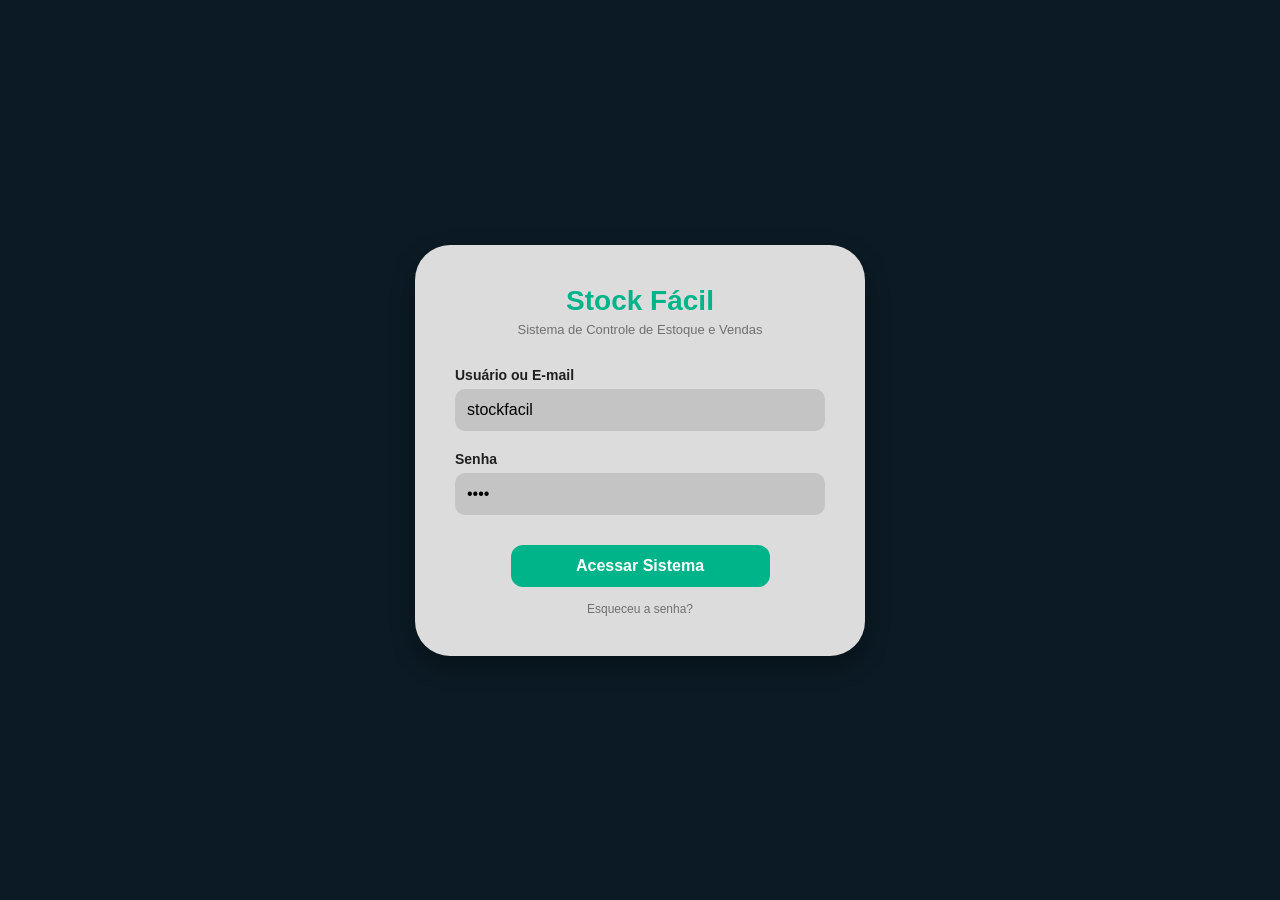
<file: tela adm/index.html>
<!DOCTYPE html>
<html lang="pt-BR">
<head>
    <meta charset="UTF-8">
    <meta name="viewport" content="width=device-width, initial-scale=1.0">
    <title>Stock Fácil - Sistema de Controle de Estoque e Vendas</title>
    <link rel="stylesheet" href="styles.css">
    <link rel="stylesheet" href="https://cdnjs.cloudflare.com/ajax/libs/font-awesome/6.4.0/css/all.min.css">
</head>
<body>

    <div id="login-screen" class="login-container">
        <div class="login-card">
            <h2>Stock Fácil</h2>
            <p class="subtitle">Sistema de Controle de Estoque e Vendas</p>
            
            <form id="login-form">
                <div class="input-group">
                    <label>Usuário ou E-mail</label>
                    <input type="text" id="username" value="stockfacil" required>
                </div>
                <div class="input-group">
                    <label>Senha</label>
                    <input type="password" id="password" value="2003" required>
                </div>
                <button type="submit" class="btn-primary">Acessar Sistema</button>
            </form>
            <a href="#" class="forgot-password">Esqueceu a senha?</a>
        </div>
    </div>

    <div id="main-system" class="system-layout hidden">
        
        <aside class="sidebar">
            <div class="sidebar-header">
                <h3>Stock Fácil</h3>
                <p>Painel do Administrador</p>
            </div>
            
            <nav class="sidebar-menu">
                <div class="menu-section">
                    <a href="#" class="menu-item active" data-target="view-dashboard">
                        <i class="fa-solid :fa-chart-line"></i> Dashboard
                    </a>
                </div>

                <div class="menu-section">
                    <span class="section-title">Gestão de Estoque</span>
                    <a href="#" class="menu-item" data-target="view-cadastro">
                        <i class="fa-solid fa-circle-plus"></i> Cadastro de Produtos
                    </a>
                    <a href="#" class="menu-item" data-target="view-lista">
                        <i class="fa-solid fa-list"></i> Lista de Produtos
                    </a>
                    <a href="#" class="menu-item" data-target="view-entrada">
                        <i class="fa-solid fa-box-open"></i> Entrada de Estoque
                    </a>
                </div>

                <div class="menu-section">
                    <span class="section-title">Operações e Relatórios</span>
                    <a href="#" class="menu-item" data-target="view-vendas">
                        <i class="fa-solid fa-cart-shopping"></i> Registro de Vendas
                    </a>
                    <a href="#" class="menu-item" data-target="view-relatorio">
                        <i class="fa-solid fa-chart-bar"></i> Painel de Relatório
                    </a>
                    <a href="#" class="menu-item" data-target="view-alertas">
                        <i class="fa-solid fa-bell"></i> Alertas de Estoque
                    </a>
                </div>

                <div class="menu-section">
                    <span class="section-title">Configurações</span>
                    <a href="#" class="menu-item" data-target="view-usuarios">
                        <i class="fa-solid fa-users"></i> Gestão de Usuários
                    </a>
                </div>
            </nav>

            <button id="btn-sair" class="btn-logout">
                <i class="fa-solid fa-right-from-bracket"></i> Sair
            </button>
        </aside>

        <main class="content-wrapper">
            
            <section id="view-dashboard" class="view-content">
                <h2>Painel de Controle</h2>
                <div class="cards-grid">
                    <div class="card-info">
                        <span>Faturamento Total</span>
                        <strong>R$ 12.450,00</strong>
                    </div>
                    <div class="card-info">
                        <span>Vendas no mês</span>
                        <strong>142</strong>
                    </div>
                    <div class="card-info">
                        <span>Produtos Cadastrados</span>
                        <strong>85</strong>
                    </div>
                    <div class="card-info alert-card">
                        <span>Estoque Crítico</span>
                        <strong class="text-danger">04</strong>
                    </div>
                </div>

                <div class="dashboard-tables">
                    <div class="table-container">
                        <h3>Notificações de Alerta</h3>
                        <div class="alert-box">
                            <p><strong>Produto:</strong> Arroz Tio Urbano 5kg</p>
                            <span class="text-danger">Apenas 2 un. restantes</span>
                        </div>
                        <div class="alert-box">
                            <p><strong>Produto:</strong> Óleo de Soja 900ml</p>
                            <span class="text-danger">Apenas 5 un. restantes</span>
                        </div>
                    </div>

                    <div class="table-container">
                        <h3>Produtos mais Vendidos</h3>
                        <table class="data-table">
                            <thead>
                                <tr>
                                    <th>Produto</th>
                                    <th>Qtd. Vendida</th>
                                    <th>Faturamento</th>
                                </tr>
                            </thead>
                            <tbody>
                                <tr>
                                    <td>Feijão Carioca 1Kg</td>
                                    <td>58</td>
                                    <td>R$ 406,00</td>
                                </tr>
                                <tr>
                                    <td>Leite Integral 1L</td>
                                    <td>42</td>
                                    <td>R$ 231,00</td>
                                </tr>
                            </tbody>
                        </table>
                    </div>
                </div>
            </section>

            <section id="view-cadastro" class="view-content hidden">
                <h2>Cadastro Produto Novo</h2>
                <form id="form-cadastro-produto" class="form-grid">
                    <div class="form-group full-width">
                        <label>Nome do Produto</label>
                        <input type="text" required>
                    </div>
                    <div class="form-group">
                        <label>Quantidade</label>
                        <input type="number" required>
                    </div>
                    <div class="form-group">
                        <label>Estoque Mínimo</label>
                        <input type="number" required>
                    </div>
                    <div class="form-group">
                        <label>Preço Custo (R$)</label>
                        <input type="text" placeholder="0,00">
                    </div>
                    <div class="form-group">
                        <label>Preço Venda (R$)</label>
                        <input type="text" placeholder="0,00">
                    </div>
                    <div class="form-actions full-width">
                        <button type="submit" class="btn-submit">Salvar Produto</button>
                    </div>
                </form>
            </section>

            <section id="view-lista" class="view-content hidden">
                <h2>Lista de Produtos</h2>
                <table class="data-table spacing-table">
                    <thead>
                        <tr>
                            <th>ID</th>
                            <th>Nome</th>
                            <th>Estoque</th>
                            <th>Ações</th>
                        </tr>
                    </thead>
                    <tbody id="lista-produtos-body">
                        <tr>
                            <td>#01</td>
                            <td>Arroz Tio Urbano 5kg</td>
                            <td>100</td>
                            <td>
                                <button class="action-btn"><i class="fa-solid fa-power-off"></i></button>
                                <button class="action-btn"><i class="fa-solid fa-pen-to-square"></i></button>
                            </td>
                        </tr>
                        <tr>
                            <td>#02</td>
                            <td>Óleo de Soja 900ml</td>
                            <td>95</td>
                            <td>
                                <button class="action-btn"><i class="fa-solid fa-power-off"></i></button>
                                <button class="action-btn"><i class="fa-solid fa-pen-to-square"></i></button>
                            </td>
                        </tr>
                    </tbody>
                </table>
            </section>

            <section id="view-entrada" class="view-content hidden">
                <h2>Entrada de Estoque</h2>
                <form class="form-grid single-column">
                    <div class="form-group">
                        <label>Produto</label>
                        <input type="text" placeholder="Busque ou selecione o produto">
                    </div>
                    <div class="form-group">
                        <label>Quantidade a adicionar:</label>
                        <input type="number">
                    </div>
                    <button type="submit" class="btn-submit">Confirmar Entrada</button>
                </form>
            </section>

            <section id="view-vendas" class="view-content hidden">
                <h2>Registro de Vendas</h2>
                <div class="search-box">
                    <label>Buscar por Produto</label>
                    <div class="input-icon">
                        <input type="text">
                        <i class="fa-solid fa-magnifying-glass"></i>
                    </div>
                </div>
                <table class="data-table">
                    <thead>
                        <tr>
                            <th>Item</th>
                            <th>Qtd</th>
                            <th>Total</th>
                        </tr>
                    </thead>
                    <tbody>
                        <tr>
                            <td>Arroz Tio Urbano 5kg</td>
                            <td>58</td>
                            <td>R$ 320,00</td>
                        </tr>
                    </tbody>
                </table>
            </section>

            <section id="view-relatorio" class="view-content hidden">
                <h2>Painel de Relatório</h2>
                <div class="report-container">
                    <div class="chart-mockup">
                        <p class="ficticio">*Fictício*</p>
                        <span class="chart-title">Faturamento Mensal (R$)</span>
                        <div class="css-chart">
                            <svg viewBox="0 0 500 200" class="chart-svg">
                                <path d="M 0 120 Q 50 80, 100 90 T 200 140 T 300 70 T 400 90 T 500 40" fill="none" stroke="#00b48a" stroke-width="3"/>
                            </svg>
                            <div class="chart-months">
                                <span>Jan</span><span>Fev</span><span>Mar</span><span>Abr</span><span>Mai</span><span>Jun</span>
                            </div>
                        </div>
                    </div>
                    <div class="report-stats">
                        <div class="stat-box">
                            <span>Total Vendido hoje:</span>
                            <h3 class="text-teal">R$ 1.250,00</h3>
                        </div>
                        <div class="stat-box">
                            <span>Ticket Médio:</span>
                            <h3>R$ 85,00</h3>
                        </div>
                    </div>
                </div>
            </section>

            <section id="view-alertas" class="view-content hidden">
                <h2>Alertas de Estoque</h2>
                <div class="alert-list">
                    <div class="alert-row critical">
                        <span>Arroz Tio Urbano 5kg</span>
                        <span class="text-danger">Restam 3 un.</span>
                    </div>
                    <div class="alert-row normal">
                        <span>Óleo de Soja 900ml</span>
                        <span>Estoque: 12 un.(OK)</span>
                    </div>
                </div>
            </section>

            <section id="view-usuarios" class="view-content hidden">
                <div class="view-header-inline">
                    <h2>Gestão de Usuários</h2>
                    <button class="btn-add-user">+ Novo Usuário</button>
                </div>
                <table class="data-table user-table">
                    <thead>
                        <tr>
                            <th>Nome</th>
                            <th>E-mail</th>
                            <th>Papel</th>
                            <th>Ações</th>
                        </tr>
                    </thead>
                    <tbody>
                        <tr>
                            <td>Operador 1</td>
                            <td>operador1@email.com</td>
                            <td>Administrador</td>
                            <td><button class="action-btn"><i class="fa-solid fa-user-gear"></i></button></td>
                        </tr>
                        <tr>
                            <td>Operador 2</td>
                            <td>operador2@email.com</td>
                            <td>Operador</td>
                            <td><button class="action-btn"><i class="fa-solid fa-user-gear"></i></button></td>
                        </tr>
                    </tbody>
                </table>
            </section>

        </main>
    </div>

    <script src="javascript.js"></script>
</body>
</html>
</file>
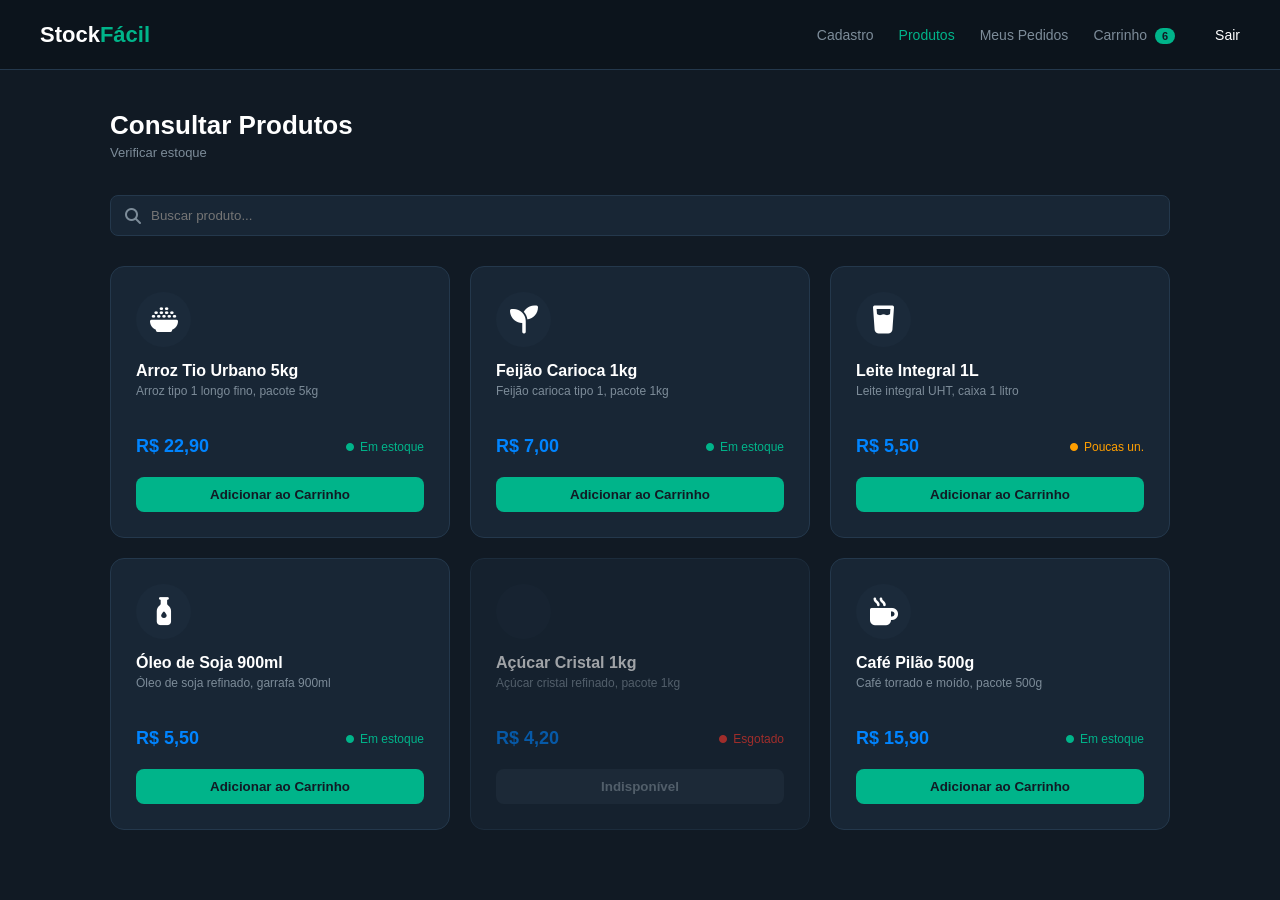
<file: tela cliente/cliente.html>
<!DOCTYPE html>
<html lang="pt-BR">
<head>
    <meta charset="UTF-8">
    <meta name="viewport" content="width=device-width, initial-scale=1.0">
    <title>StockFácil - Área do Cliente</title>
    <link rel="stylesheet" href="cliente.css">
    <link rel="stylesheet" href="https://cdnjs.cloudflare.com/ajax/libs/font-awesome/6.4.0/css/all.min.css">
</head>
<body>

    <header class="navbar">
        <div class="navbar-logo">Stock<span>Fácil</span></div>
        <nav class="navbar-menu">
            <a href="#" class="nav-link" data-tab="tab-cadastro">Cadastro</a>
            <a href="#" class="nav-link active" data-tab="tab-produtos">Produtos</a>
            <a href="#" class="nav-link" data-tab="tab-pedidos">Meus Pedidos</a>
            <a href="#" class="nav-link" data-tab="tab-carrinho" id="cart-nav-btn">
                Carrinho <span class="badge" id="cart-count">3</span>
            </a>
            <a href="#" class="nav-link logout-link">Sair</a>
        </nav>
    </header>

    <main class="main-container">

        <section id="tab-cadastro" class="tab-content hidden">
            <div class="form-container">
                <h2>Cadastro de Cliente</h2>
                <p class="section-subtitle">CPF/CNPJ, e-mail</p>
                
                <form id="form-cliente">
                    <fieldset>
                        <legend>Dados Pessoais</legend>
                        <div class="form-row">
                            <div class="input-block full">
                                <label>Nome Completo</label>
                                <input type="text" placeholder="Seu nome completo">
                            </div>
                        </div>
                        <div class="form-row">
                            <div class="input-block">
                                <label>CPF / CNPJ</label>
                                <input type="text" placeholder="000.000.000-00">
                            </div>
                            <div class="input-block">
                                <label>Telefone</label>
                                <input type="text" placeholder="(34) 99999-0000">
                            </div>
                        </div>
                        <div class="form-row">
                            <div class="input-block full">
                                <label>E-mail</label>
                                <input type="email" placeholder="seu@email.com">
                            </div>
                        </div>
                    </fieldset>

                    <fieldset>
                        <legend>Endereço</legend>
                        <div class="form-row">
                            <div class="input-block">
                                <label>CEP</label>
                                <input type="text" placeholder="38700-000">
                            </div>
                            <div class="input-block">
                                <label>Cidade</label>
                                <input type="text" placeholder="Patos de Minas">
                            </div>
                        </div>
                        <div class="form-row">
                            <div class="input-block short">
                                <label>Estado</label>
                                <input type="text" value="MG" disabled class="input-disabled">
                            </div>
                            <div class="input-block long">
                                <label>Rua</label>
                                <input type="text" placeholder="Rua das Flores">
                            </div>
                            <div class="input-block short">
                                <label>Número</label>
                                <input type="text" placeholder="123">
                            </div>
                        </div>
                        <div class="form-row">
                            <div class="input-block full">
                                <label>Bairro</label>
                                <input type="text" placeholder="Centro">
                            </div>
                        </div>
                    </fieldset>

                    <fieldset>
                        <legend>Senha</legend>
                        <div class="form-row">
                            <div class="input-block">
                                <label>Senha</label>
                                <input type="password" placeholder="Mínimo 6 caracteres">
                            </div>
                            <div class="input-block">
                                <label>Confirmar Senha</label>
                                <input type="password" placeholder="Repita a senha">
                            </div>
                        </div>
                    </fieldset>

                    <button type="submit" class="btn-action">Cadastrar</button>
                    <p class="form-footer">Já tem conta? <a href="#">Faça login</a></p>
                </form>
            </div>
        </section>

        <section id="tab-produtos" class="tab-content">
            <div class="showcase-header">
                <h2>Consultar Produtos</h2>
                <p class="section-subtitle">Verificar estoque</p>
                <div class="search-wrapper">
                    <input type="text" placeholder="Buscar produto...">
                    <i class="fa-solid fa-magnifying-glass"></i>
                </div>
            </div>

            <div class="products-grid">
                <div class="product-card">
                    <div class="product-icon"><i class="fa-solid fa-bowl-rice"></i></div>
                    <h3>Arroz Tio Urbano 5kg</h3>
                    <p class="product-desc">Arroz tipo 1 longo fino, pacote 5kg</p>
                    <div class="product-meta">
                        <span class="price">R$ 22,90</span>
                        <span class="status status-ok"><i class="fa-solid fa-circle"></i> Em estoque</span>
                    </div>
                    <button class="btn-add-cart">Adicionar ao Carrinho</button>
                </div>

                <div class="product-card">
                    <div class="product-icon"><i class="fa-solid fa-seedling"></i></div>
                    <h3>Feijão Carioca 1kg</h3>
                    <p class="product-desc">Feijão carioca tipo 1, pacote 1kg</p>
                    <div class="product-meta">
                        <span class="price">R$ 7,00</span>
                        <span class="status status-ok"><i class="fa-solid fa-circle"></i> Em estoque</span>
                    </div>
                    <button class="btn-add-cart">Adicionar ao Carrinho</button>
                </div>

                <div class="product-card">
                    <div class="product-icon"><i class="fa-solid fa-glass-water"></i></div>
                    <h3>Leite Integral 1L</h3>
                    <p class="product-desc">Leite integral UHT, caixa 1 litro</p>
                    <div class="product-meta">
                        <span class="price">R$ 5,50</span>
                        <span class="status status-alert"><i class="fa-solid fa-circle"></i> Poucas un.</span>
                    </div>
                    <button class="btn-add-cart">Adicionar ao Carrinho</button>
                </div>

                <div class="product-card">
                    <div class="product-icon"><i class="fa-solid fa-bottle-droplet"></i></div>
                    <h3>Óleo de Soja 900ml</h3>
                    <p class="product-desc">Óleo de soja refinado, garrafa 900ml</p>
                    <div class="product-meta">
                        <span class="price">R$ 5,50</span>
                        <span class="status status-ok"><i class="fa-solid fa-circle"></i> Em estoque</span>
                    </div>
                    <button class="btn-add-cart">Adicionar ao Carrinho</button>
                </div>

                <div class="product-card out-of-stock">
                    <div class="product-icon"><i class="fa-solid fa-cubes-sugar"></i></div>
                    <h3>Açúcar Cristal 1kg</h3>
                    <p class="product-desc">Açúcar cristal refinado, pacote 1kg</p>
                    <div class="product-meta">
                        <span class="price">R$ 4,20</span>
                        <span class="status status-out"><i class="fa-solid fa-circle"></i> Esgotado</span>
                    </div>
                    <button class="btn-add-cart" disabled>Indisponível</button>
                </div>

                <div class="product-card">
                    <div class="product-icon"><i class="fa-solid fa-mug-hot"></i></div>
                    <h3>Café Pilão 500g</h3>
                    <p class="product-desc">Café torrado e moído, pacote 500g</p>
                    <div class="product-meta">
                        <span class="price">R$ 15,90</span>
                        <span class="status status-ok"><i class="fa-solid fa-circle"></i> Em estoque</span>
                    </div>
                    <button class="btn-add-cart">Adicionar ao Carrinho</button>
                </div>
            </div>
        </section>

        <section id="tab-carrinho" class="tab-content hidden">
            <h2>Compra de Produtos</h2>
            <p class="section-subtitle mb-30">Checkout</p>

            <div class="checkout-layout">
                <div class="checkout-box">
                    <h3>Resumo do Carrinho</h3>
                    
                    <div class="cart-item">
                        <div class="item-info">
                            <p class="item-title">Arroz Tio Urbano 5kg</p>
                            <span class="item-qty">Qtd: 2</span>
                        </div>
                        <span class="item-price">R$ 45,80</span>
                    </div>

                    <div class="cart-item">
                        <div class="item-info">
                            <p class="item-title">Feijão Carioca 1kg</p>
                            <span class="item-qty">Qtd: 3</span>
                        </div>
                        <span class="item-price">R$ 21,00</span>
                    </div>

                    <div class="cart-item">
                        <div class="item-info">
                            <p class="item-title">Óleo de Soja 900ml</p>
                            <span class="item-qty">Qtd: 1</span>
                        </div>
                        <span class="item-price">R$ 5,50</span>
                    </div>

                    <div class="cart-total">
                        <span>TOTAL</span>
                        <span class="total-value">R$ 72,30</span>
                    </div>
                </div>

                <div class="checkout-column-right">
                    <div class="checkout-box">
                        <h3>Endereço de Entrega</h3>
                        <div class="address-preview">
                            <label>Endereço</label>
                            <p>Rua dos Flores, 123 - Centro</p>
                        </div>
                        <div class="form-row mt-15">
                            <div class="input-block">
                                <label>Cidade</label>
                                <p class="input-p-like">Patos de Minas</p>
                            </div>
                            <div class="input-block">
                                <label>CEP</label>
                                <p class="input-p-like">38700-000</p>
                            </div>
                        </div>
                    </div>

                    <div class="checkout-box">
                        <h3>Forma de Pagamento</h3>
                        <div class="payment-options">
                            <label class="radio-option">
                                <input type="radio" name="payment" checked>
                                <span class="radio-custom"></span> PIX
                            </label>
                            <label class="radio-option">
                                <input type="radio" name="payment">
                                <span class="radio-custom"></span> Cartão de Crédito
                            </label>
                            <label class="radio-option">
                                <input type="radio" name="payment">
                                <span class="radio-custom"></span> Boleto Bancário
                            </label>
                        </div>
                    </div>

                    <button class="btn-action w-100">Finalizar Compra</button>
                </div>
            </div>
        </section>

        <section id="tab-pedidos" class="tab-content hidden">
            <div class="text-center">
                <h2>Meus Pedidos</h2>
                <p class="section-subtitle mb-30">Histórico e status</p>
            </div>

            <div class="orders-list">
                <div class="order-card">
                    <div class="order-header">
                        <span class="order-id">#1042</span>
                        <span class="order-date">18/05/2026</span>
                        <span class="order-total">R$ 72,30</span>
                        <span class="badge-status status-blue">Enviado <i class="fa-solid fa-chevron-down"></i></span>
                    </div>
                    <div class="order-details">
                        <div class="details-grid">
                            <div><label>Forma de pagamento</label><p>PIX</p></div>
                            <div><label>Transportadora</label><p>Correios - SEDEX</p></div>
                            <div>
                                <label>Rastreio</label>
                                <p><span class="badge-track"><i class="fa-solid fa-box"></i> BR123456789AA</span></p>
                            </div>
                        </div>
                        <div class="details-products">
                            <div class="prod-row header"><span>Produto</span><span>Qtd</span><span>Subtotal</span></div>
                            <div class="prod-row"><span>Arroz Tio Urbano 5kg</span><span>2</span><span>R$ 45,80</span></div>
                            <div class="prod-row"><span>Feijão Carioca 1kg</span><span>3</span><span>R$ 21,00</span></div>
                            <div class="prod-row"><span>Óleo de Soja 900ml</span><span>1</span><span>R$ 5,50</span></div>
                        </div>
                    </div>
                </div>

                <div class="order-card closed">
                    <div class="order-header">
                        <span class="order-id">#1035</span>
                        <span class="order-date">08/04/2026</span>
                        <span class="order-total">R$ 45,80</span>
                        <span class="badge-status status-green">Entregue <i class="fa-solid fa-chevron-right"></i></span>
                    </div>
                </div>

                <div class="order-card closed">
                    <div class="order-header">
                        <span class="order-id">#1028</span>
                        <span class="order-date">01/04/2026</span>
                        <span class="order-total">R$ 22,90</span>
                        <span class="badge-status status-green">Entregue <i class="fa-solid fa-chevron-right"></i></span>
                    </div>
                </div>
            </div>
        </section>

    </main>

    <script src="cliente.js"></script>
</body>
</html>
</file>
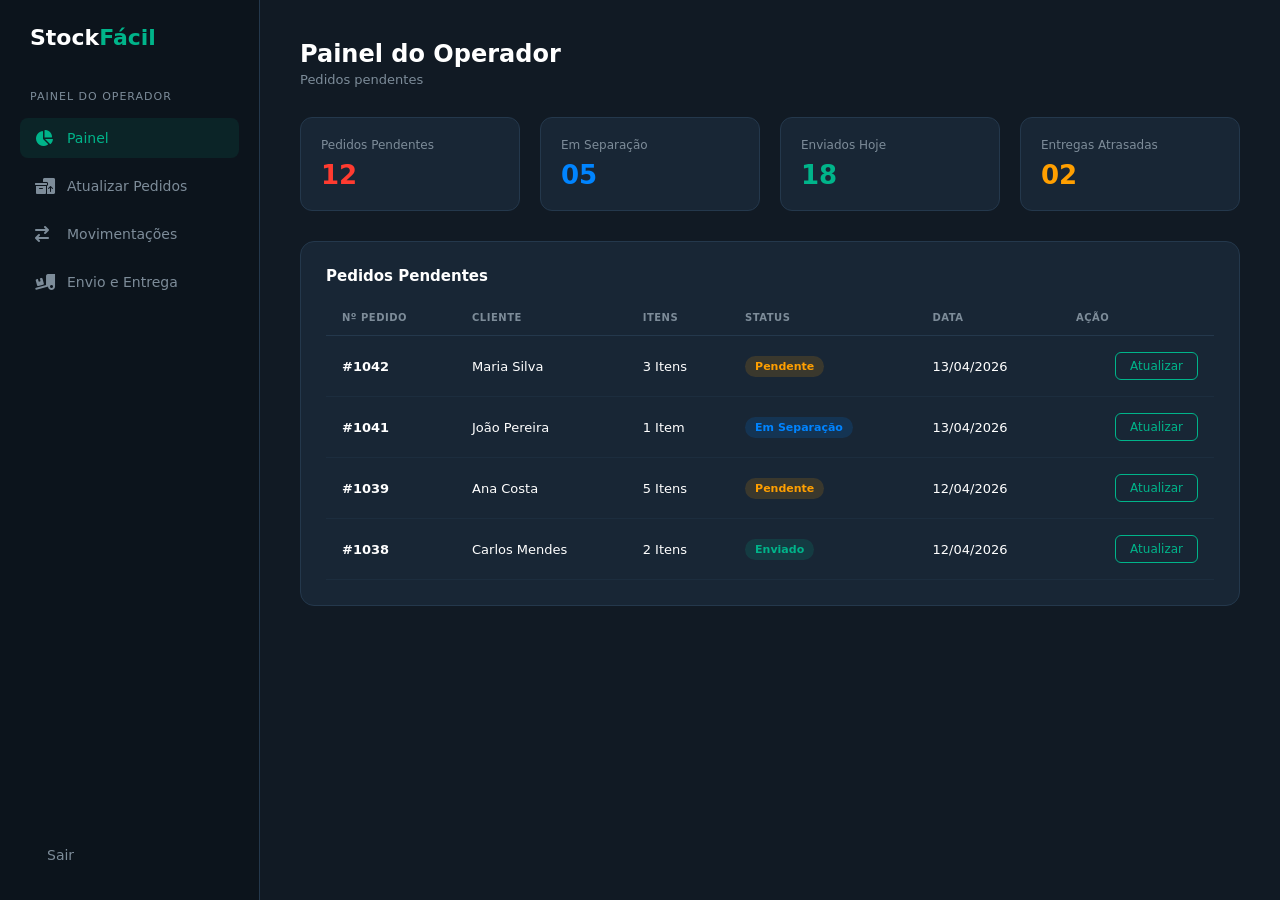
<file: tela operador/operador.html>
<!DOCTYPE html>
<html lang="pt-BR">
<head>
    <meta charset="UTF-8">
    <meta name="viewport" content="width=device-width, initial-scale=1.0">
    <title>StockFácil - Painel do Operador</title>
    <link rel="stylesheet" href="operador.css">
    <link rel="stylesheet" href="https://cdnjs.cloudflare.com/ajax/libs/font-awesome/6.4.0/css/all.min.css">
</head>
<body>

    <div class="app-layout">
        
        <aside class="sidebar">
            <div class="sidebar-brand">
                Stock<span>Fácil</span>
            </div>
            
            <div class="sidebar-section">
                <p class="section-title">Painel do Operador</p>
                <nav class="sidebar-menu">
                    <a href="#" class="menu-item active" data-tab="tab-painel">
                        <i class="fa-solid fa-chart-pie"></i> Painel
                    </a>
                    <a href="#" class="menu-item" data-tab="tab-atualizar">
                        <i class="fa-solid fa-boxes-packing"></i> Atualizar Pedidos
                    </a>
                    <a href="#" class="menu-item" data-tab="tab-movimentacoes">
                        <i class="fa-solid fa-arrow-right-arrow-left"></i> Movimentações
                    </a>
                    <a href="#" class="menu-item" data-tab="tab-envio">
                        <i class="fa-solid fa-truck-ramp-box"></i> Envio e Entrega
                    </a>
                </nav>
            </div>

            <a href="#" class="logout-btn">
                <i class="fa-solid fa-arrow-door-out"></i> Sair
            </a>
        </aside>

        <main class="main-content">

            <section id="tab-painel" class="tab-content">
                <div class="header-page">
                    <h2>Painel do Operador</h2>
                    <p class="subtitle-page">Pedidos pendentes</p>
                </div>

                <div class="metrics-grid">
                    <div class="metric-card">
                        <span class="card-title">Pedidos Pendentes</span>
                        <span class="card-value value-danger">12</span>
                    </div>
                    <div class="metric-card">
                        <span class="card-title">Em Separação</span>
                        <span class="card-value value-info">05</span>
                    </div>
                    <div class="metric-card">
                        <span class="card-title">Enviados Hoje</span>
                        <span class="card-value value-success">18</span>
                    </div>
                    <div class="metric-card">
                        <span class="card-title">Entregas Atrasadas</span>
                        <span class="card-value value-warning">02</span>
                    </div>
                </div>

                <div class="content-box">
                    <h3>Pedidos Pendentes</h3>
                    <div class="table-responsive">
                        <table class="data-table">
                            <thead>
                                <tr>
                                    <th>Nº Pedido</th>
                                    <th>Cliente</th>
                                    <th>Itens</th>
                                    <th>Status</th>
                                    <th>Data</th>
                                    <th class="text-right">Ação</th>
                                </tr>
                            </thead>
                            <tbody>
                                <tr>
                                    <td><strong>#1042</strong></td>
                                    <td>Maria Silva</td>
                                    <td>3 Itens</td>
                                    <td><span class="badge badge-pending">Pendente</span></td>
                                    <td>13/04/2026</td>
                                    <td class="text-right"><button class="btn-table-action btn-trigger-update" data-pedido="#1042" data-cliente="Maria Silva">Atualizar</button></td>
                                </tr>
                                <tr>
                                    <td><strong>#1041</strong></td>
                                    <td>João Pereira</td>
                                    <td>1 Item</td>
                                    <td><span class="badge badge-processing">Em Separação</span></td>
                                    <td>13/04/2026</td>
                                    <td class="text-right"><button class="btn-table-action">Atualizar</button></td>
                                </tr>
                                <tr>
                                    <td><strong>#1039</strong></td>
                                    <td>Ana Costa</td>
                                    <td>5 Itens</td>
                                    <td><span class="badge badge-pending">Pendente</span></td>
                                    <td>12/04/2026</td>
                                    <td class="text-right"><button class="btn-table-action">Atualizar</button></td>
                                </tr>
                                <tr>
                                    <td><strong>#1038</strong></td>
                                    <td>Carlos Mendes</td>
                                    <td>2 Itens</td>
                                    <td><span class="badge badge-shipped">Enviado</span></td>
                                    <td>12/04/2026</td>
                                    <td class="text-right"><button class="btn-table-action">Atualizar</button></td>
                                </tr>
                            </tbody>
                        </table>
                    </div>
                </div>
            </section>

            <section id="tab-atualizar" class="tab-content hidden">
                <div class="header-page">
                    <h2>Atualizar Pedidos</h2>
                    <p class="subtitle-page">Status e rastreio</p>
                </div>

                <div class="search-bar-container">
                    <input type="text" placeholder="Buscar pedido por número ou cliente..." class="search-input">
                </div>

                <div class="content-box">
                    <div class="box-header-flex">
                        <h3 id="view-pedido-title">Pedido #1042 — Maria Silva</h3>
                        <span class="badge badge-pending">Pendente</span>
                    </div>

                    <div class="table-responsive mt-20">
                        <table class="data-table borderless">
                            <thead>
                                <tr>
                                    <th>Produto</th>
                                    <th>Quantidade</th>
                                    <th>Valor Unit.</th>
                                    <th class="text-right">Subtotal</th>
                                </tr>
                            </thead>
                            <tbody>
                                <tr>
                                    <td class="text-muted">Arroz Tio Urbano 5kg</td>
                                    <td>2</td>
                                    <td>R$ 22,90</td>
                                    <td class="text-right text-white">R$ 45,80</td>
                                </tr>
                                <tr>
                                    <td class="text-muted">Feijão Carioca 1kg</td>
                                    <td>3</td>
                                    <td>R$ 7,00</td>
                                    <td class="text-right text-white">R$ 21,00</td>
                                </tr>
                                <tr>
                                    <td class="text-muted">Óleo de Soja 900ml</td>
                                    <td>1</td>
                                    <td>R$ 5,50</td>
                                    <td class="text-right text-white">R$ 5,50</td>
                                </tr>
                            </tbody>
                        </table>
                    </div>

                    <form id="form-update-status" class="form-grid-inputs mt-30">
                        <div class="input-group">
                            <label>Alterar Status</label>
                            <select class="custom-select">
                                <option value="Pendente" selected>Pendente</option>
                                <option value="Separacao">Em Separação</option>
                                <option value="Enviado">Enviado</option>
                            </select>
                        </div>
                        <div class="input-group">
                            <label>Código de Rastreio</label>
                            <input type="text" placeholder="Ex: BR123456789AA" class="custom-input">
                        </div>
                        <div class="form-actions-full">
                            <button type="submit" class="btn-submit-action">Salvar Alteração</button>
                        </div>
                    </form>
                </div>
            </section>

            <section id="tab-movimentacoes" class="tab-content hidden">
                <div class="header-page">
                    <h2>Movimentações</h2>
                    <p class="subtitle-page">Entradas e saídas de estoque</p>
                </div>

                <div class="action-row-buttons">
                    <button class="btn-panel-action btn-teal"><i class="fa-solid fa-plus"></i> Nova Entrada</button>
                    <button class="btn-panel-action btn-amber"><i class="fa-solid fa-minus"></i> Registrar Saída</button>
                </div>

                <div class="content-box">
                    <h3>Histórico de Movimentações</h3>
                    <div class="table-responsive mt-15">
                        <table class="data-table">
                            <thead>
                                <tr>
                                    <th>Data</th>
                                    <th>Produto</th>
                                    <th>Tipo</th>
                                    <th>Quantidade</th>
                                    <th class="text-right">Responsável</th>
                                </tr>
                            </thead>
                            <tbody>
                                <tr>
                                    <td>13/04/2026</td>
                                    <td>Arroz Tio Urbano 5kg</td>
                                    <td><span class="badge badge-entry">Entrada</span></td>
                                    <td class="text-success">+50 un.</td>
                                    <td class="text-right text-muted">Operador 1</td>
                                </tr>
                                <tr>
                                    <td>13/04/2026</td>
                                    <td>Óleo de Soja 900ml</td>
                                    <td><span class="badge badge-leave">Saída</span></td>
                                    <td class="text-danger">-12 un.</td>
                                    <td class="text-right text-muted">Operador 2</td>
                                </tr>
                                <tr>
                                    <td>12/04/2026</td>
                                    <td>Feijão Carioca 1kg</td>
                                    <td><span class="badge badge-entry">Entrada</span></td>
                                    <td class="text-success">+30 un.</td>
                                    <td class="text-right text-muted">Operador 1</td>
                                </tr>
                                <tr>
                                    <td>12/04/2026</td>
                                    <td>Leite Integral 1L</td>
                                    <td><span class="badge badge-leave">Saída</span></td>
                                    <td class="text-danger">-8 un.</td>
                                    <td class="text-right text-muted">Operador 1</td>
                                </tr>
                                <tr>
                                    <td>11/04/2026</td>
                                    <td>Arroz Tio Urbano 5kg</td>
                                    <td><span class="badge badge-leave">Saída</span></td>
                                    <td class="text-danger">-20 un.</td>
                                    <td class="text-right text-muted">Operador 2</td>
                                </tr>
                            </tbody>
                        </table>
                    </div>
                </div>
            </section>

            <section id="tab-envio" class="tab-content hidden">
                <div class="header-page">
                    <h2>Envio e Entrega</h2>
                    <p class="subtitle-page">Controle logístico</p>
                </div>

                <div class="content-box">
                    <h3>Pedidos Aprovados para Envio</h3>
                    <div class="table-responsive mt-15">
                        <table class="data-table">
                            <thead>
                                <tr>
                                    <th>Nº Pedido</th>
                                    <th>Cliente</th>
                                    <th>Endereço</th>
                                    <th>Transportadora</th>
                                    <th>Status</th>
                                    <th class="text-right">Ações</th>
                                </tr>
                            </thead>
                            <tbody>
                                <tr>
                                    <td><strong>#1042</strong></td>
                                    <td>Maria Silva</td>
                                    <td class="text-muted truncate-text">Rua das Flores, 123 - Patos de Minas</td>
                                    <td>Correios - SEDEX</td>
                                    <td><span class="badge badge-approved">Aprovado</span></td>
                                    <td class="text-right flex-actions-end">
                                        <button class="btn-small action-blue">Enviar</button>
                                        <button class="btn-small action-gray">Rastreio</button>
                                    </td>
                                </tr>
                                <tr>
                                    <td><strong>#1039</strong></td>
                                    <td>Ana Costa</td>
                                    <td class="text-muted truncate-text">Av. Brasil, 456 - Uberlândia</td>
                                    <td>Jadlog</td>
                                    <td><span class="badge badge-processing-light">Enviado</span></td>
                                    <td class="text-right flex-actions-end">
                                        <button class="btn-small action-green">Confirmar Entrega</button>
                                    </td>
                                </tr>
                                <tr>
                                    <td><strong>#1035</strong></td>
                                    <td>Pedro Souza</td>
                                    <td class="text-muted truncate-text">Rua Minas Gerais, 789 - Patrocínio</td>
                                    <td>Correios - PAC</td>
                                    <td><span class="badge badge-success-light">Entregue</span></td>
                                    <td class="text-right flex-actions-end">
                                        <button class="btn-small action-disabled" disabled>Concluído</button>
                                    </td>
                                </tr>
                            </tbody>
                        </table>
                    </div>
                </div>
            </section>

        </main>
    </div>

    <!-- Modal Nova Entrada -->
    <div id="modal-nova-entrada" class="modal-overlay hidden">
        <div class="modal-content">
            <div class="modal-header">
                <h3>Nova Entrada de Estoque</h3>
                <button class="modal-close-btn" id="close-entrada">&times;</button>
            </div>
            <form id="form-nova-entrada">
                <div class="form-group">
                    <label>Produto</label>
                    <select required>
                        <option value="">Selecione um produto</option>
                        <option value="Arroz Tio Urbano 5kg">Arroz Tio Urbano 5kg</option>
                        <option value="Feijão Carioca 1kg">Feijão Carioca 1kg</option>
                        <option value="Leite Integral 1L">Leite Integral 1L</option>
                        <option value="Óleo de Soja 900ml">Óleo de Soja 900ml</option>
                        <option value="Café Pilão 500g">Café Pilão 500g</option>
                    </select>
                </div>
                <div class="form-group">
                    <label>Quantidade (unidades)</label>
                    <input type="number" min="1" required placeholder="Ex: 50">
                </div>
                <div class="form-group">
                    <label>Observação (opcional)</label>
                    <textarea placeholder="Motivo, nota sobre o produto..."></textarea>
                </div>
                <div class="modal-actions">
                    <button type="button" class="btn-modal-cancel" id="cancel-entrada">Cancelar</button>
                    <button type="submit" class="btn-modal-confirm">Registrar Entrada</button>
                </div>
            </form>
        </div>
    </div>

    <!-- Modal Registrar Saída -->
    <div id="modal-registrar-saida" class="modal-overlay hidden">
        <div class="modal-content">
            <div class="modal-header">
                <h3>Registrar Saída de Estoque</h3>
                <button class="modal-close-btn" id="close-saida">&times;</button>
            </div>
            <form id="form-registrar-saida">
                <div class="form-group">
                    <label>Produto</label>
                    <select required>
                        <option value="">Selecione um produto</option>
                        <option value="Arroz Tio Urbano 5kg">Arroz Tio Urbano 5kg</option>
                        <option value="Feijão Carioca 1kg">Feijão Carioca 1kg</option>
                        <option value="Leite Integral 1L">Leite Integral 1L</option>
                        <option value="Óleo de Soja 900ml">Óleo de Soja 900ml</option>
                        <option value="Café Pilão 500g">Café Pilão 500g</option>
                    </select>
                </div>
                <div class="form-group">
                    <label>Quantidade (unidades)</label>
                    <input type="number" min="1" required placeholder="Ex: 12">
                </div>
                <div class="form-group">
                    <label>Motivo da Saída</label>
                    <select required>
                        <option value="">Selecione o motivo</option>
                        <option value="Venda">Venda</option>
                        <option value="Devolução">Devolução</option>
                        <option value="Perda">Perda</option>
                        <option value="Dano">Dano</option>
                        <option value="Transferência">Transferência</option>
                    </select>
                </div>
                <div class="form-group">
                    <label>Observação (opcional)</label>
                    <textarea placeholder="Detalhes adicionais..."></textarea>
                </div>
                <div class="modal-actions">
                    <button type="button" class="btn-modal-cancel" id="cancel-saida">Cancelar</button>
                    <button type="submit" class="btn-modal-confirm">Registrar Saída</button>
                </div>
            </form>
        </div>
    </div>

    <script src="operador.js"></script>
</body>
</html>
</file>
<file: tela adm/styles.css>
/* ================= CONFIGURAÇÕES GERAIS ================= */
:root {
    --bg-login: #0b1a24;
    --bg-sidebar: #0b1d28;
    --bg-content: #dcdcdc;
    --primary-teal: #00b48a;
    --text-dark: #1f1f1f;
    --text-muted: #707070;
    --card-bg: #e2e2e2;
    --danger: #ff0000;
    --white: #ffffff;
}

* {
    margin: 0;
    padding: 0;
    box-sizing: border-box;
    font-family: 'Segoe UI', Tahoma, Geneva, Verdana, sans-serif;
}

body {
    background-color: var(--bg-login);
    color: var(--white);
    overflow-x: hidden;
}

.hidden {
    display: none !important;
}

.text-danger { color: var(--danger); }
.text-teal { color: var(--primary-teal); }

/* ================= TELA DE LOGIN ================= */
.login-container {
    height: 100vh;
    display: flex;
    justify-content: center;
    align-items: center;
    background-color: var(--bg-login);
}

.login-card {
    background-color: var(--bg-content);
    color: var(--text-dark);
    padding: 40px;
    border-radius: 35px;
    width: 100%;
    max-width: 450px;
    text-align: center;
    box-shadow: 0 10px 25px rgba(0,0,0,0.3);
}

.login-card h2 {
    color: var(--primary-teal);
    font-size: 28px;
    margin-bottom: 5px;
}

.login-card .subtitle {
    font-size: 13px;
    color: var(--text-muted);
    margin-bottom: 30px;
}

.input-group {
    text-align: left;
    margin-bottom: 20px;
}

.input-group label {
    display: block;
    font-size: 14px;
    font-weight: 600;
    margin-bottom: 6px;
}

.input-group input {
    width: 100%;
    padding: 12px;
    border: none;
    background-color: #c4c4c4;
    border-radius: 10px;
    font-size: 16px;
}

.btn-primary {
    width: 70%;
    background-color: var(--primary-teal);
    color: var(--white);
    border: none;
    padding: 12px;
    border-radius: 12px;
    font-size: 16px;
    font-weight: bold;
    cursor: pointer;
    margin-top: 10px;
}

.forgot-password {
    display: block;
    margin-top: 15px;
    font-size: 12px;
    color: var(--text-muted);
    text-decoration: none;
}

.quick-access-buttons {
    margin-top: 25px;
    padding-top: 20px;
    border-top: 1px solid rgba(0,0,0,0.1);
}

.quick-access-title {
    font-size: 12px;
    color: var(--text-muted);
    margin-bottom: 12px;
    text-transform: uppercase;
    font-weight: 600;
    letter-spacing: 0.5px;
}

.quick-buttons-row {
    display: flex;
    gap: 10px;
    justify-content: center;
    flex-wrap: wrap;
}

.btn-quick-access {
    flex: 1;
    min-width: 70px;
    padding: 10px;
    border: none;
    border-radius: 8px;
    font-size: 12px;
    font-weight: 600;
    cursor: pointer;
    display: flex;
    align-items: center;
    justify-content: center;
    gap: 6px;
    transition: all 0.3s ease;
}

.btn-admin-access {
    background-color: #00b48a;
    color: var(--white);
}

.btn-admin-access:hover {
    background-color: #009370;
    transform: translateY(-2px);
    box-shadow: 0 5px 12px rgba(0, 180, 138, 0.3);
}

.btn-operador-access {
    background-color: #ff9500;
    color: var(--white);
}

.btn-operador-access:hover {
    background-color: #e68200;
    transform: translateY(-2px);
    box-shadow: 0 5px 12px rgba(255, 149, 0, 0.3);
}

.btn-cliente-access {
    background-color: #2196F3;
    color: var(--white);
}

.btn-cliente-access:hover {
    background-color: #0b7dda;
    transform: translateY(-2px);
    box-shadow: 0 5px 12px rgba(33, 150, 243, 0.3);
}

/* ================= LAYOUT PRINCIPAL DO SISTEMA ================= */
.system-layout {
    display: flex;
    height: 100vh;
    width: 100vw;
}

/* Sidebar */
.sidebar {
    width: 260px;
    background-color: var(--bg-sidebar);
    display: flex;
    flex-direction: column;
    padding: 20px 0;
    border-right: 1px solid rgba(255,255,255,0.05);
}

.sidebar-header {
    padding: 0 20px 20px;
    border-bottom: 1px solid rgba(255,255,255,0.1);
}

.sidebar-header h3 {
    color: var(--primary-teal);
}

.sidebar-header p {
    font-size: 11px;
    color: var(--text-muted);
}

.sidebar-menu {
    flex: 1;
    overflow-y: auto;
    padding: 15px 0;
}

.menu-section {
    margin-bottom: 20px;
}

.section-title {
    display: block;
    padding: 0 20px;
    font-size: 11px;
    color: rgba(255,255,255,0.3);
    text-transform: uppercase;
    margin-bottom: 8px;
    font-weight: bold;
}

.menu-item {
    display: flex;
    align-items: center;
    gap: 12px;
    padding: 10px 20px;
    color: var(--white);
    text-decoration: none;
    font-size: 14px;
    transition: all 0.2s;
}

.menu-item i {
    width: 18px;
}

.menu-item:hover, .menu-item.active {
    color: var(--primary-teal);
    background-color: rgba(0, 180, 138, 0.05);
}

.btn-logout {
    background: none;
    border: none;
    color: var(--white);
    padding: 15px 20px;
    text-align: left;
    font-size: 15px;
    cursor: pointer;
    display: flex;
    align-items: center;
    gap: 12px;
    border-top: 1px solid rgba(255,255,255,0.1);
}

/* Área de Conteúdo */
.content-wrapper {
    flex: 1;
    background-color: var(--bg-content);
    color: var(--text-dark);
    padding: 40px;
    overflow-y: auto;
}

.view-content h2 {
    font-size: 24px;
    margin-bottom: 30px;
    font-weight: 500;
}

/* Grid de Cards superiores */
.cards-grid {
    display: grid;
    grid-template-columns: repeat(4, 1fr);
    gap: 15px;
    margin-bottom: 30px;
}

.card-info {
    background-color: var(--card-bg);
    border: 1px solid #b8b8b8;
    border-radius: 12px;
    padding: 15px;
    display: flex;
    flex-direction: column;
}

.card-info span {
    font-size: 13px;
    color: var(--text-muted);
}

.card-info strong {
    font-size: 20px;
    margin-top: 5px;
}

.alert-card {
    border: 1px solid rgba(255, 0, 0, 0.4);
}

/* Distribuição das Tabelas no Dashboard */
.dashboard-tables {
    display: grid;
    grid-template-columns: 1fr 1.2fr;
    gap: 30px;
}

.table-container {
    background: transparent;
}

.table-container h3 {
    font-size: 16px;
    margin-bottom: 15px;
    font-weight: 600;
}

.alert-box {
    background-color: var(--card-bg);
    border: 1px solid #b8b8b8;
    padding: 15px;
    border-radius: 8px;
    margin-bottom: 10px;
}

.alert-box p { font-size: 14px; }
.alert-box span { font-size: 12px; font-weight: bold; }

/* Tabelas Genéricas */
.data-table {
    width: 100%;
    border-collapse: collapse;
    background-color: var(--card-bg);
    border-radius: 8px;
    overflow: hidden;
}

.data-table th, .data-table td {
    padding: 12px 15px;
    text-align: left;
    font-size: 14px;
    border-bottom: 1px solid #c8c8c8;
}

.data-table th {
    background-color: #d0d0d0;
    color: var(--text-muted);
    font-weight: 600;
}

.action-btn {
    background: none;
    border: none;
    cursor: pointer;
    font-size: 16px;
    margin-right: 10px;
    color: var(--text-dark);
}

/* Formulários (Cadastro e Entrada) */
.form-grid {
    display: grid;
    grid-template-columns: 1fr 1fr;
    gap: 20px;
    max-width: 800px;
}

.single-column {
    grid-template-columns: 1fr;
    max-width: 450px;
}

.form-group {
    display: flex;
    flex-direction: column;
}

.form-group label {
    font-size: 14px;
    font-weight: 600;
    margin-bottom: 6px;
}

.form-group input {
    padding: 10px;
    border: 1px solid #adadad;
    border-radius: 8px;
    background-color: var(--card-bg);
}

.full-width {
    grid-column: span 2;
}

.btn-submit {
    grid-column: span 2;
    background-color: var(--primary-teal);
    color: var(--white);
    border: none;
    padding: 12px;
    border-radius: 8px;
    font-weight: bold;
    cursor: pointer;
    width: fit-content;
    padding-left: 40px;
    padding-right: 40px;
    margin: 20px auto 0;
}

/* View Relatório */
.report-container {
    display: flex;
    gap: 30px;
}

.chart-mockup {
    background: var(--white);
    border-radius: 8px;
    padding: 20px;
    flex: 2;
    position: relative;
    border: 1px solid #b8b8b8;
}

.ficticio {
    text-align: center;
    font-size: 14px;
    font-weight: bold;
    margin-bottom: 10px;
}

.chart-title {
    font-size: 14px;
    color: var(--text-muted);
}

.css-chart {
    margin-top: 20px;
}

.chart-months {
    display: flex;
    justify-content: space-between;
    padding: 10px 10px 0;
    color: var(--text-muted);
    font-size: 12px;
}

.report-stats {
    flex: 1;
    display: flex;
    flex-direction: column;
    gap: 20px;
}

.stat-box {
    background: transparent;
}

.stat-box span {
    font-size: 14px;
    color: var(--text-dark);
}

.stat-box h3 {
    font-size: 24px;
    margin-top: 5px;
}

/* Alertas de Estoque */
.alert-list {
    max-width: 600px;
}

.alert-row {
    background-color: var(--card-bg);
    border: 1px solid #b8b8b8;
    border-radius: 8px;
    padding: 15px 20px;
    display: flex;
    justify-content: space-between;
    margin-bottom: 15px;
    font-weight: 500;
}

/* Usuários */
.view-header-inline {
    display: flex;
    justify-content: space-between;
    align-items: center;
    margin-bottom: 30px;
}

.view-header-inline h2 { margin-bottom: 0; }

.btn-add-user {
    background-color: #0b1a24;
    color: var(--white);
    border: none;
    padding: 10px 20px;
    border-radius: 8px;
    font-weight: bold;
    cursor: pointer;
}

.search-box {
    margin-bottom: 20px;
    max-width: 400px;
}

.search-box label {
    display: block;
    font-size: 14px;
    margin-bottom: 6px;
    font-weight: 600;
}

.input-icon {
    position: relative;
}

.input-icon input {
    width: 100%;
    padding: 10px;
    padding-right: 35px;
    border: 1px solid #adadad;
    border-radius: 8px;
    background-color: var(--card-bg);
}

.input-icon i {
    position: absolute;
    right: 12px;
    top: 50%;
    transform: translateY(-50%);
    color: var(--text-muted);
}
</file>
<file: tela cliente/cliente.css>
/* ================= VARIÁVEIS DE COR E ESTILOS GERAIS ================= */
:root {
    --bg-dark: #111a24;
    --bg-card: #182635;
    --bg-input: #1b2a3a;
    --primary-teal: #00b48a;
    --text-white: #ffffff;
    --text-muted: #7d8c99;
    --border-color: #24384c;
    --accent-blue: #0084ff;
    --accent-green: #00b48a;
    --accent-orange: #ff9f00;
    --accent-red: #ff3b30;
}

* {
    margin: 0;
    padding: 0;
    box-sizing: border-box;
    font-family: 'Segoe UI', Tahoma, Geneva, Verdana, sans-serif;
}

body {
    background-color: var(--bg-dark);
    color: var(--text-white);
    padding-top: 70px; /* Espaço para o menu fixo */
}

.hidden { display: none !important; }
.text-center { text-align: center; }
.w-100 { width: 100% !important; }
.mt-15 { margin-top: 15px; }
.mb-30 { margin-bottom: 30px; }

/* ================= NAVBAR ================= */
.navbar {
    position: fixed;
    top: 0;
    left: 0;
    width: 100%;
    height: 70px;
    background-color: #0c141c;
    display: flex;
    justify-content: space-between;
    align-items: center;
    padding: 0 40px;
    border-bottom: 1px solid var(--border-color);
    z-index: 1000;
}

.navbar-logo {
    font-size: 22px;
    font-weight: bold;
    color: var(--text-white);
}

.navbar-logo span { color: var(--primary-teal); }

.navbar-menu {
    display: flex;
    gap: 25px;
    align-items: center;
}

.nav-link {
    color: var(--text-muted);
    text-decoration: none;
    font-size: 14px;
    font-weight: 500;
    transition: color 0.2s;
    position: relative;
}

.nav-link:hover, .nav-link.active {
    color: var(--primary-teal);
}

.logout-link {
    margin-left: 15px;
    color: var(--text-white);
}

.badge {
    background-color: var(--primary-teal);
    color: var(--bg-dark);
    font-size: 11px;
    font-weight: bold;
    padding: 2px 7px;
    border-radius: 20px;
    margin-left: 4px;
}

/* ================= CONTAINER BASE ================= */
.main-container {
    max-width: 1100px;
    margin: 40px auto;
    padding: 0 20px;
}

h2 {
    font-size: 26px;
    font-weight: 600;
    margin-bottom: 4px;
}

.section-subtitle {
    font-size: 13px;
    color: var(--text-muted);
    margin-bottom: 25px;
}

/* ================= VIEW: FORMULÁRIO DE CADASTRO ================= */
.form-container {
    max-width: 650px;
    margin: 0 auto;
    background-color: var(--bg-card);
    padding: 35px;
    border-radius: 16px;
    border: 1px solid var(--border-color);
}

fieldset {
    border: none;
    margin-bottom: 25px;
}

legend {
    font-size: 11px;
    font-weight: bold;
    text-transform: uppercase;
    color: var(--primary-teal);
    letter-spacing: 1px;
    margin-bottom: 15px;
}

.form-row {
    display: flex;
    gap: 15px;
    margin-bottom: 15px;
}

.input-block {
    flex: 1;
    display: flex;
    flex-direction: column;
}

.input-block.full { flex: none; width: 100%; }
.input-block.short { flex: 0 0 80px; }
.input-block.long { flex: 2; }

.input-block label {
    font-size: 11px;
    color: var(--text-muted);
    text-transform: uppercase;
    margin-bottom: 6px;
    font-weight: 600;
}

.input-block input {
    background-color: var(--bg-input);
    border: 1px solid var(--border-color);
    padding: 12px;
    border-radius: 8px;
    color: var(--text-white);
    font-size: 14px;
    width: 100%;
}

.input-block input:focus {
    border-color: var(--primary-teal);
    outline: none;
}

.input-disabled {
    background-color: #14202c !important;
    color: var(--text-muted) !important;
    text-align: center;
}

.btn-action {
    display: block;
    width: 60%;
    margin: 30px auto 0;
    background-color: var(--primary-teal);
    color: var(--bg-dark);
    border: none;
    padding: 14px;
    border-radius: 30px;
    font-size: 15px;
    font-weight: bold;
    cursor: pointer;
    transition: transform 0.1s;
}

.btn-action:active { transform: scale(0.98); }

.form-footer {
    text-align: center;
    font-size: 13px;
    color: var(--text-muted);
    margin-top: 20px;
}

.form-footer a { color: var(--primary-teal); text-decoration: none; }

/* ================= VIEW: VITRINE DE PRODUTOS ================= */
.showcase-header {
    display: flex;
    flex-direction: column;
    position: relative;
    margin-bottom: 30px;
}

.search-wrapper {
    position: relative;
    max-width: 100%;
    margin-top: 10px;
}

.search-wrapper input {
    width: 100%;
    background-color: var(--bg-card);
    border: 1px solid var(--border-color);
    padding: 12px 15px 12px 40px;
    border-radius: 8px;
    color: var(--text-white);
}

.search-wrapper i {
    position: absolute;
    left: 15px;
    top: 50%;
    transform: translateY(-50%);
    color: var(--text-muted);
}

.products-grid {
    display: grid;
    grid-template-columns: repeat(auto-fill, minmax(280px, 1fr));
    gap: 20px;
}

.product-card {
    background-color: var(--bg-card);
    border: 1px solid var(--border-color);
    border-radius: 14px;
    padding: 25px;
    display: flex;
    flex-direction: column;
    align-items: flex-start;
}

.product-icon {
    font-size: 28px;
    color: var(--text-white);
    background-color: var(--bg-input);
    width: 55px;
    height: 55px;
    display: flex;
    justify-content: center;
    align-items: center;
    border-radius: 50%;
    margin-bottom: 15px;
}

.product-card h3 {
    font-size: 16px;
    font-weight: 600;
    margin-bottom: 4px;
}

.product-desc {
    font-size: 12px;
    color: var(--text-muted);
    margin-bottom: 20px;
    height: 32px;
    overflow: hidden;
}

.product-meta {
    width: 100%;
    display: flex;
    justify-content: space-between;
    align-items: center;
    margin-bottom: 20px;
}

.product-meta .price {
    font-size: 18px;
    font-weight: 700;
    color: var(--accent-blue);
}

.status {
    font-size: 12px;
    font-weight: 500;
    display: flex;
    align-items: center;
    gap: 6px;
}

.status i { font-size: 8px; }
.status-ok { color: var(--accent-green); }
.status-alert { color: var(--accent-orange); }
.status-out { color: var(--accent-red); }

.btn-add-cart {
    width: 100%;
    background-color: var(--primary-teal);
    color: var(--bg-dark);
    border: none;
    padding: 10px;
    border-radius: 8px;
    font-weight: bold;
    cursor: pointer;
}

.product-card.out-of-stock { opacity: 0.6; }
.product-card.out-of-stock .btn-add-cart {
    background-color: #243444;
    color: var(--text-muted);
    cursor: not-allowed;
}

/* ================= VIEW: CHECKOUT / CARRINHO ================= */
.checkout-layout {
    display: grid;
    grid-template-columns: 1fr 1.2fr;
    gap: 25px;
    align-items: start;
}

.checkout-box {
    background-color: var(--bg-card);
    border: 1px solid var(--border-color);
    padding: 25px;
    border-radius: 14px;
    margin-bottom: 20px;
}

.checkout-box h3 {
    font-size: 12px;
    color: var(--primary-teal);
    text-transform: uppercase;
    letter-spacing: 1px;
    margin-bottom: 20px;
}

.cart-item {
    display: flex;
    justify-content: space-between;
    align-items: center;
    padding: 15px 0;
    border-bottom: 1px solid var(--border-color);
}

.item-title { font-size: 14px; font-weight: 500; }
.item-qty { font-size: 12px; color: var(--text-muted); display: block; margin-top: 2px; }
.item-price { font-size: 14px; font-weight: 600; }

.cart-total {
    display: flex;
    justify-content: space-between;
    align-items: center;
    padding-top: 25px;
    font-weight: bold;
    color: var(--text-muted);
    font-size: 13px;
}

.total-value {
    font-size: 24px;
    color: var(--primary-teal);
}

.checkout-column-right {
    display: flex;
    flex-direction: column;
}

.address-preview p, .input-p-like {
    background-color: var(--bg-input);
    padding: 12px;
    border-radius: 8px;
    font-size: 14px;
    border: 1px solid var(--border-color);
    margin-top: 6px;
}

.checkout-box label {
    font-size: 11px;
    color: var(--text-muted);
    text-transform: uppercase;
    font-weight: 600;
}

.payment-options {
    display: flex;
    flex-direction: column;
    gap: 12px;
}

.radio-option {
    display: flex;
    align-items: center;
    background-color: var(--bg-input);
    border: 1px solid var(--border-color);
    padding: 15px;
    border-radius: 8px;
    cursor: pointer;
    font-size: 14px;
    font-weight: 500;
    color: var(--text-white) !important;
}

.radio-option input { display: none; }

.radio-custom {
    width: 16px;
    height: 16px;
    border: 2px solid var(--text-muted);
    border-radius: 50%;
    margin-right: 12px;
    position: relative;
}

.radio-option input:checked + .radio-custom {
    border-color: var(--primary-teal);
}

.radio-option input:checked + .radio-custom::after {
    content: '';
    position: absolute;
    width: 8px;
    height: 8px;
    background-color: var(--primary-teal);
    border-radius: 50%;
    top: 50%;
    left: 50%;
    transform: translate(-50%, -50%);
}

/* ================= VIEW: HISTÓRICO DE PEDIDOS ================= */
.orders-list {
    max-width: 500px;
    margin: 0 auto;
}

.order-card {
    background-color: var(--bg-card);
    border: 1px solid var(--border-color);
    border-radius: 12px;
    margin-bottom: 15px;
    overflow: hidden;
}

.order-header {
    display: flex;
    align-items: center;
    justify-content: space-between;
    padding: 20px;
    cursor: pointer;
    font-size: 13px;
}

.order-id { font-weight: bold; font-size: 14px; }
.order-date { color: var(--text-muted); }
.order-total { font-weight: 600; }

.badge-status {
    padding: 4px 10px;
    border-radius: 20px;
    font-weight: bold;
    font-size: 12px;
    display: flex;
    align-items: center;
    gap: 8px;
}

.status-blue { background-color: rgba(0, 132, 255, 0.15); color: var(--accent-blue); }
.status-green { background-color: rgba(0, 180, 138, 0.15); color: var(--accent-green); }

.order-details {
    padding: 20px;
    background-color: rgba(0,0,0,0.15);
    border-top: 1px solid var(--border-color);
}

.details-grid {
    display: grid;
    grid-template-columns: repeat(3, 1fr);
    gap: 15px;
    margin-bottom: 20px;
}

.details-grid label { font-size: 10px; color: var(--text-muted); text-transform: uppercase; }
.details-grid p { font-size: 12px; font-weight: 500; margin-top: 4px; }

.badge-track {
    background-color: var(--bg-input);
    border: 1px solid var(--border-color);
    color: var(--primary-teal);
    padding: 4px 8px;
    border-radius: 6px;
    font-size: 11px;
}

.details-products {
    border-top: 1px solid var(--border-color);
    padding-top: 15px;
}

.prod-row {
    display: flex;
    justify-content: space-between;
    font-size: 12px;
    padding: 6px 0;
}

.prod-row.header {
    color: var(--text-muted);
    font-weight: bold;
    text-transform: uppercase;
    font-size: 10px;
}

.order-card.closed .order-details { display: none; }
</file>
<file: tela operador/operador.css>
/* ================= VARIÁVEIS DO DESIGN SYSTEM ================= */
:root {
    --bg-dark-main: #0c141c;
    --bg-dark-content: #111a24;
    --bg-box: #182635;
    --bg-input: #1b2a3a;
    --border-color: #24384c;
    --primary-teal: #00b48a;
    --text-main: #ffffff;
    --text-muted: #7d8c99;
    
    /* Estados Semânticos */
    --color-danger: #ff3b30;
    --color-info: #0084ff;
    --color-success: #00b48a;
    --color-warning: #ff9f00;
}

* {
    margin: 0;
    padding: 0;
    box-sizing: border-box;
    font-family: 'Segoe UI', system-ui, -apple-system, sans-serif;
}

body {
    background-color: var(--bg-dark-main);
    color: var(--text-main);
    overflow-x: hidden;
}

.hidden { display: none !important; }
.text-right { text-align: right; }
.text-muted { color: var(--text-muted) !important; }
.text-white { color: var(--text-main) !important; }
.mt-15 { margin-top: 15px; }
.mt-20 { margin-top: 20px; }
.mt-30 { margin-top: 30px; }

/* ================= LAYOUT ESTRUTURAL ================= */
.app-layout {
    display: flex;
    min-height: 100vh;
}

/* SIDEBAR LATERAL */
.sidebar {
    width: 260px;
    background-color: #0c141c;
    border-right: 1px solid var(--border-color);
    display: flex;
    flex-direction: column;
    padding: 25px 20px;
    position: fixed;
    height: 100vh;
}

.sidebar-brand {
    font-size: 22px;
    font-weight: 700;
    margin-bottom: 40px;
    padding-left: 10px;
}
.sidebar-brand span { color: var(--primary-teal); }

.sidebar-section {
    flex: 1;
}

.section-title {
    font-size: 11px;
    text-transform: uppercase;
    color: var(--text-muted);
    letter-spacing: 1px;
    margin-bottom: 15px;
    padding-left: 10px;
}

.sidebar-menu {
    display: flex;
    flex-direction: column;
    gap: 8px;
}

.menu-item {
    display: flex;
    align-items: center;
    gap: 12px;
    padding: 12px 15px;
    color: var(--text-muted);
    text-decoration: none;
    font-size: 14px;
    font-weight: 500;
    border-radius: 8px;
    transition: all 0.2s;
}

.menu-item i { font-size: 16px; width: 20px; }

.menu-item:hover, .menu-item.active {
    background-color: rgba(0, 180, 138, 0.1);
    color: var(--primary-teal);
}

.logout-btn {
    display: flex;
    align-items: center;
    gap: 12px;
    padding: 12px 15px;
    color: var(--text-muted);
    text-decoration: none;
    font-size: 14px;
}
.logout-btn:hover { color: var(--color-danger); }

/* CORPO PRINCIPAL */
.main-content {
    flex: 1;
    margin-left: 260px;
    background-color: var(--bg-dark-content);
    padding: 40px;
    min-height: 100vh;
}

.header-page { margin-bottom: 30px; }
.header-page h2 { font-size: 24px; font-weight: 600; }
.subtitle-page { font-size: 13px; color: var(--text-muted); margin-top: 4px; }

/* ================= GRID DE MÉTRICAS ================= */
.metrics-grid {
    display: grid;
    grid-template-columns: repeat(4, 1fr);
    gap: 20px;
    margin-bottom: 30px;
}

.metric-card {
    background-color: var(--bg-box);
    border: 1px solid var(--border-color);
    padding: 20px;
    border-radius: 12px;
    display: flex;
    flex-direction: column;
    gap: 8px;
}

.card-title { font-size: 12px; color: var(--text-muted); font-weight: 500; }
.card-value { font-size: 26px; font-weight: 700; }

.value-danger { color: var(--color-danger); }
.value-info { color: var(--color-info); }
.value-success { color: var(--color-success); }
.value-warning { color: var(--color-warning); }

/* ================= COMPONENTES DA BOX DE CONTEÚDO ================= */
.content-box {
    background-color: var(--bg-box);
    border: 1px solid var(--border-color);
    border-radius: 14px;
    padding: 25px;
    margin-bottom: 25px;
}

.content-box h3 { font-size: 15px; font-weight: 600; margin-bottom: 15px; }

.box-header-flex {
    display: flex;
    justify-content: space-between;
    align-items: center;
}
.box-header-flex h3 { margin-bottom: 0; }

/* TABELAS COPIADAS FIELMENTE DOS PRINTS */
.table-responsive { width: 100%; overflow-x: auto; }

.data-table {
    width: 100%;
    border-collapse: collapse;
    font-size: 13px;
}

.data-table th {
    color: var(--text-muted);
    font-weight: 600;
    text-transform: uppercase;
    font-size: 10px;
    letter-spacing: 0.5px;
    padding: 12px 16px;
    border-bottom: 1px solid var(--border-color);
    text-align: left;
}

.data-table td {
    padding: 16px;
    border-bottom: 1px solid rgba(36, 56, 76, 0.4);
    color: var(--text-main);
}

.data-table.borderless td { border-bottom: none; }

.truncate-text {
    max-width: 250px;
    white-space: nowrap;
    overflow: hidden;
    text-overflow: ellipsis;
}

/* BADGES DE STATUS */
.badge {
    padding: 4px 10px;
    border-radius: 20px;
    font-size: 11px;
    font-weight: 600;
    display: inline-block;
}
.badge-pending { background-color: rgba(255, 159, 0, 0.15); color: var(--color-warning); }
.badge-processing { background-color: rgba(0, 132, 255, 0.15); color: var(--color-info); }
.badge-shipped { background-color: rgba(0, 180, 138, 0.15); color: var(--primary-teal); }
.badge-entry { background-color: rgba(0, 180, 138, 0.15); color: var(--primary-teal); }
.badge-leave { background-color: rgba(255, 59, 48, 0.15); color: var(--color-danger); }
.badge-approved { background-color: rgba(0, 180, 138, 0.15); color: var(--primary-teal); }
.badge-processing-light { background-color: rgba(0, 132, 255, 0.15); color: var(--color-info); }
.badge-success-light { background-color: rgba(0, 180, 138, 0.15); color: var(--color-success); }

/* BOTÕES INTERNOS DE TABELAS */
.btn-table-action {
    background-color: transparent;
    border: 1px solid var(--primary-teal);
    color: var(--primary-teal);
    padding: 6px 14px;
    border-radius: 6px;
    font-size: 12px;
    font-weight: 500;
    cursor: pointer;
}
.btn-table-action:hover { background-color: var(--primary-teal); color: var(--bg-dark-main); }

.flex-actions-end { display: flex; justify-content: flex-end; gap: 8px; }

.btn-small {
    padding: 6px 12px;
    border-radius: 6px;
    font-size: 12px;
    font-weight: 500;
    border: none;
    cursor: pointer;
}
.action-blue { background-color: var(--color-info); color: white; }
.action-gray { background-color: #2c3e50; color: white; }
.action-green { background-color: var(--color-success); color: var(--bg-dark-main); }
.action-disabled { background-color: #1a252f; color: var(--text-muted); cursor: not-allowed; }

/* ================= COMPONENTES DE FORMULÁRIO/BUSCA ================= */
.search-bar-container { margin-bottom: 20px; }
.search-input {
    width: 100%;
    background-color: var(--bg-box);
    border: 1px solid var(--border-color);
    padding: 14px;
    border-radius: 8px;
    color: white;
}

.form-grid-inputs {
    display: grid;
    grid-template-columns: 1fr 1fr;
    gap: 20px;
}

.input-group { display: flex; flex-direction: column; gap: 8px; }
.input-group label { font-size: 11px; text-transform: uppercase; color: var(--text-muted); font-weight: 600; }

.custom-input, .custom-select {
    background-color: var(--bg-input);
    border: 1px solid var(--border-color);
    padding: 12px;
    border-radius: 8px;
    color: white;
}

.form-actions-full { grid-column: span 2; margin-top: 15px; }

.btn-submit-action {
    background-color: var(--primary-teal);
    color: var(--bg-dark-main);
    border: none;
    padding: 12px 25px;
    border-radius: 8px;
    font-weight: bold;
    cursor: pointer;
}

/* TELA DE MOVIMENTAÇÕES (BOTÕES DE TOPO) */
.action-row-buttons { display: flex; gap: 15px; margin-bottom: 25px; }
.btn-panel-action {
    border: none;
    padding: 12px 20px;
    border-radius: 8px;
    font-weight: 600;
    font-size: 13px;
    display: flex;
    align-items: center;
    gap: 8px;
    cursor: pointer;
}
.btn-teal { background-color: var(--primary-teal); color: var(--bg-dark-main); }
.btn-amber { background-color: #ff9f00; color: var(--bg-dark-main); }

/* ================= MODAIS (FORMULÁRIOS) ================= */
.modal-overlay {
    position: fixed;
    top: 0;
    left: 0;
    width: 100%;
    height: 100%;
    background-color: rgba(0, 0, 0, 0.6);
    display: flex;
    justify-content: center;
    align-items: center;
    z-index: 1000;
}

.modal-content {
    background-color: var(--bg-box);
    border: 1px solid var(--border-color);
    border-radius: 14px;
    width: 90%;
    max-width: 500px;
    padding: 30px;
    animation: slideDown 0.3s ease-out;
}

@keyframes slideDown {
    from {
        opacity: 0;
        transform: translateY(-30px);
    }
    to {
        opacity: 1;
        transform: translateY(0);
    }
}

.modal-header {
    display: flex;
    justify-content: space-between;
    align-items: center;
    margin-bottom: 25px;
    border-bottom: 1px solid var(--border-color);
    padding-bottom: 15px;
}

.modal-header h3 {
    font-size: 18px;
    font-weight: 600;
    margin: 0;
}

.modal-close-btn {
    background: none;
    border: none;
    font-size: 28px;
    color: var(--text-muted);
    cursor: pointer;
    padding: 0;
    width: 30px;
    height: 30px;
    display: flex;
    align-items: center;
    justify-content: center;
}

.modal-close-btn:hover {
    color: var(--color-danger);
}

.form-group {
    margin-bottom: 18px;
}

.form-group label {
    display: block;
    font-size: 11px;
    text-transform: uppercase;
    color: var(--text-muted);
    font-weight: 600;
    margin-bottom: 8px;
}

.form-group select,
.form-group input,
.form-group textarea {
    width: 100%;
    background-color: var(--bg-input);
    border: 1px solid var(--border-color);
    padding: 12px;
    border-radius: 8px;
    color: var(--text-main);
    font-family: inherit;
    font-size: 14px;
}

.form-group select:focus,
.form-group input:focus,
.form-group textarea:focus {
    outline: none;
    border-color: var(--primary-teal);
    background-color: rgba(0, 180, 138, 0.05);
}

.form-group textarea {
    resize: vertical;
    min-height: 80px;
}

.modal-actions {
    display: flex;
    gap: 12px;
    justify-content: flex-end;
    margin-top: 25px;
    padding-top: 15px;
    border-top: 1px solid var(--border-color);
}

.btn-modal-cancel,
.btn-modal-confirm {
    padding: 12px 25px;
    border-radius: 8px;
    font-weight: 600;
    font-size: 13px;
    border: none;
    cursor: pointer;
    transition: all 0.2s;
}

.btn-modal-cancel {
    background-color: transparent;
    border: 1px solid var(--border-color);
    color: var(--text-main);
}

.btn-modal-cancel:hover {
    background-color: var(--border-color);
}

.btn-modal-confirm {
    background-color: var(--primary-teal);
    color: var(--bg-dark-main);
}

.btn-modal-confirm:hover {
    background-color: #00a577;
}
</file>
